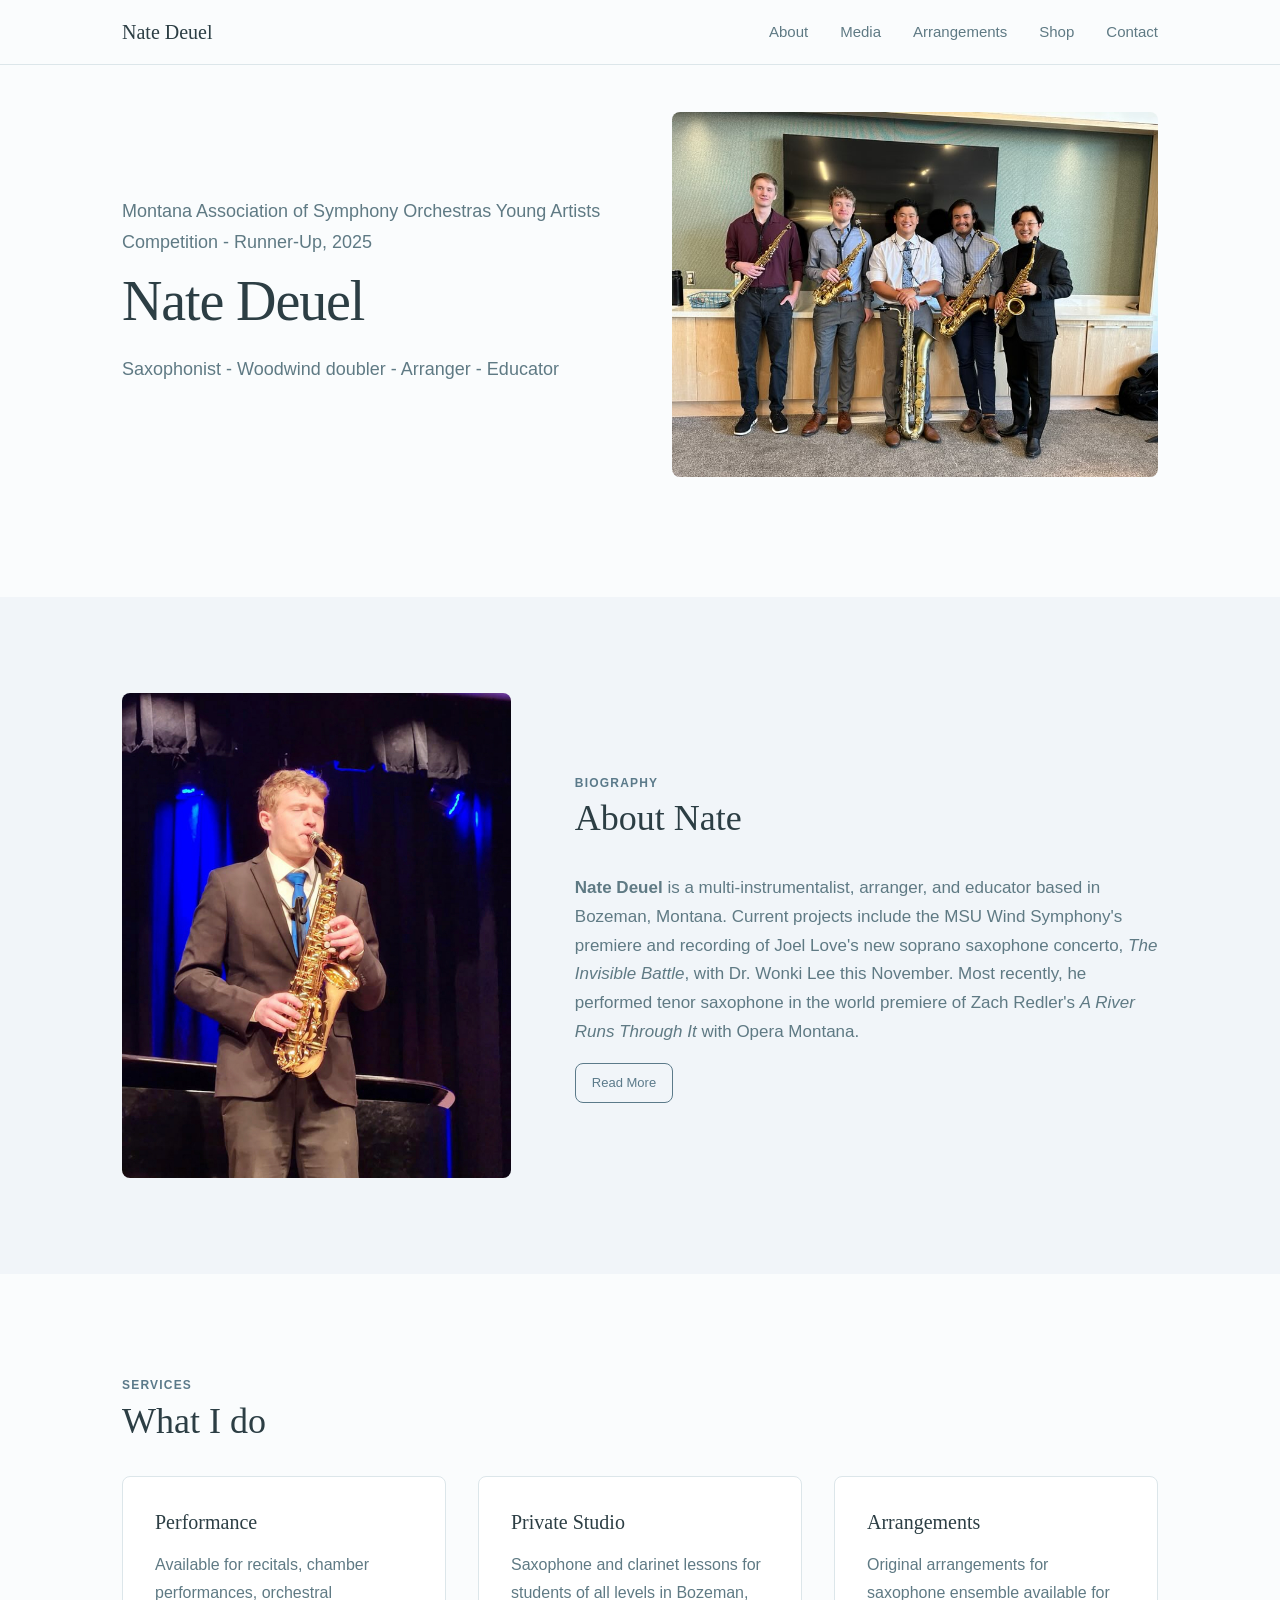
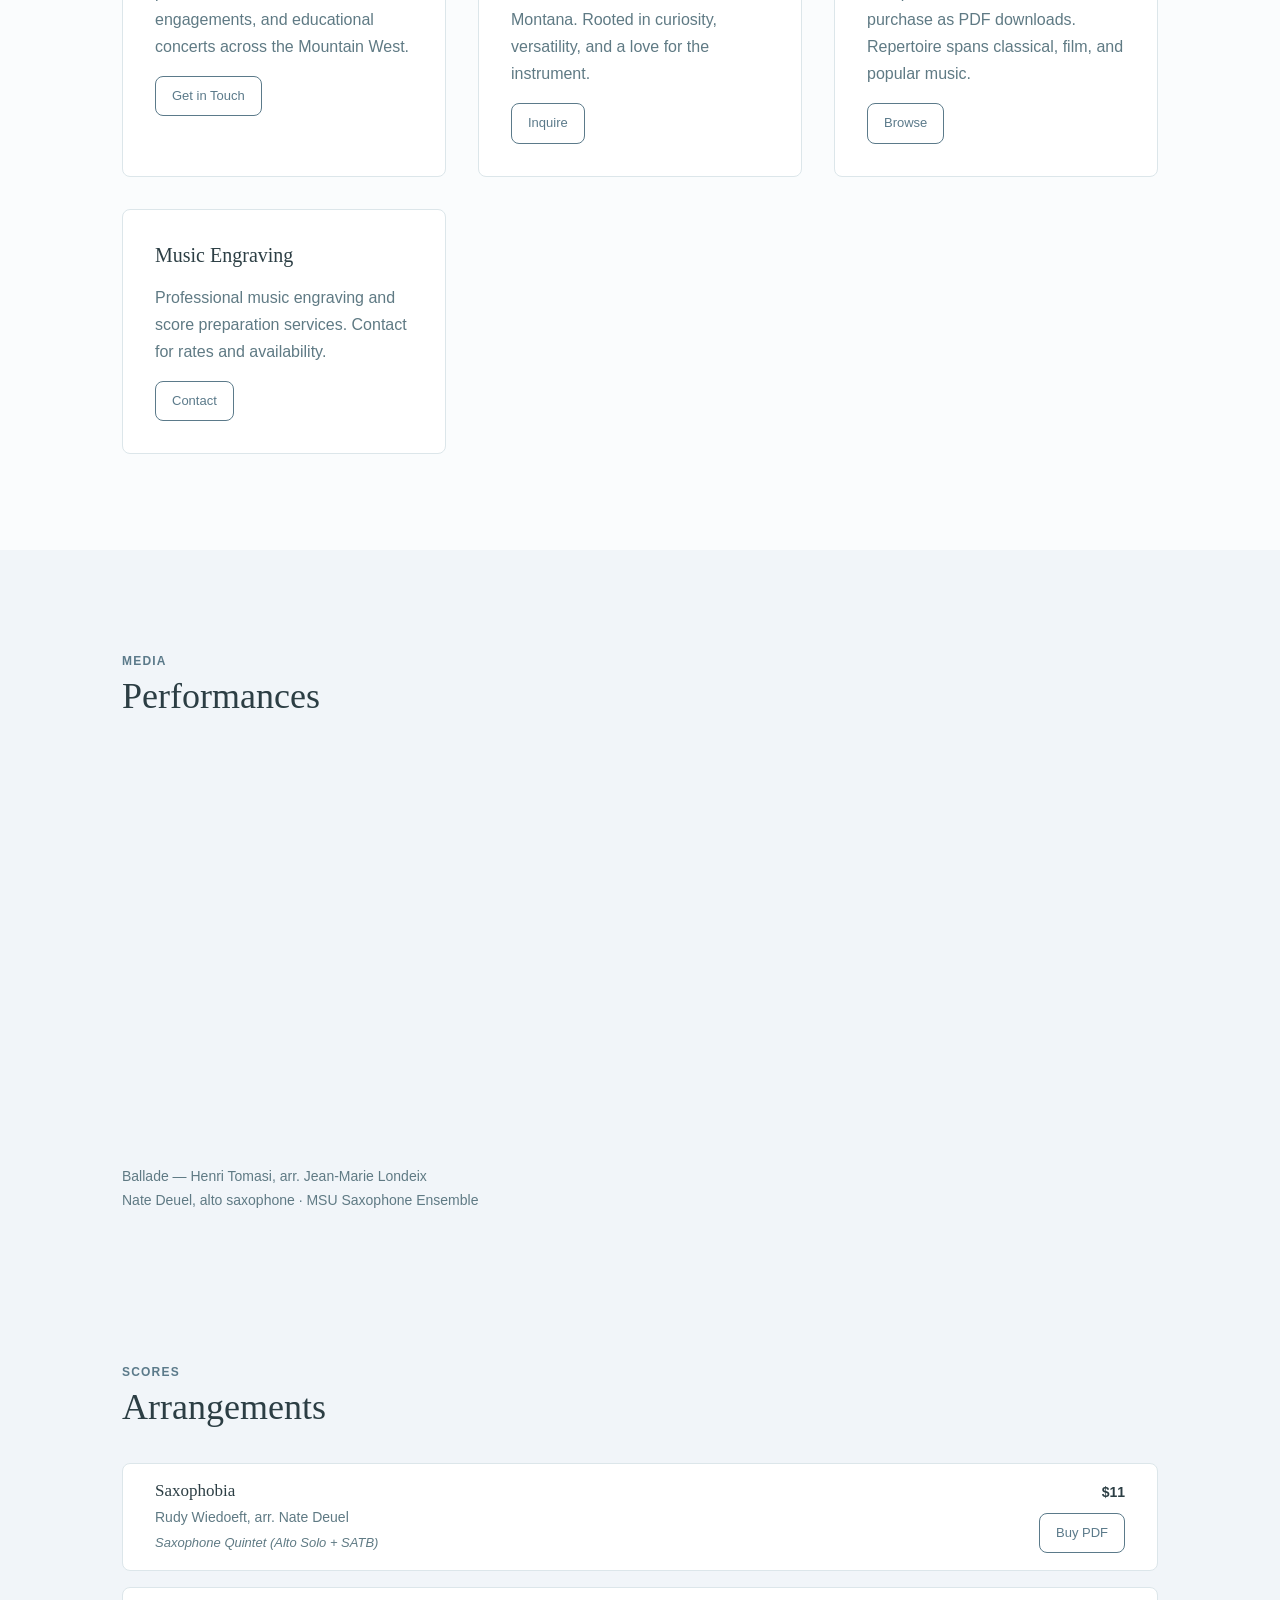
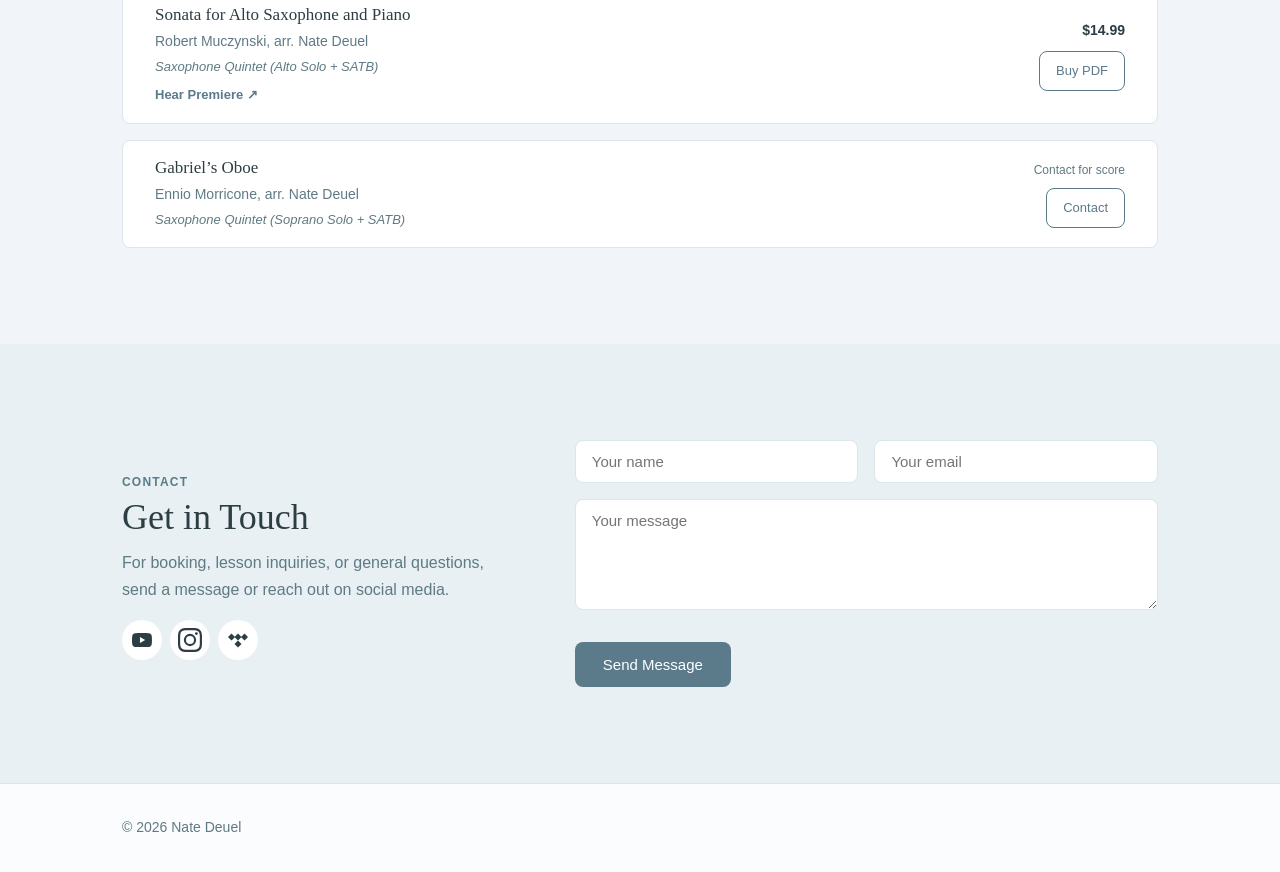
<file: index.html>
<!DOCTYPE html>
<html lang="en">
<head>
    <meta charset="UTF-8">
    <meta name="viewport" content="width=device-width, initial-scale=1.0">
    <meta name="description" content="Nate Deuel — saxophonist, woodwind doubler, arranger, and educator based in Bozeman, Montana. Performance, private lessons, and saxophone arrangements.">
    <link rel="icon" type="image/png" href="/favicon-96x96.png" sizes="96x96" />
    <link rel="icon" type="image/svg+xml" href="/favicon.svg" />
    <link rel="shortcut icon" href="/favicon.ico" />
    <link rel="apple-touch-icon" sizes="180x180" href="/apple-touch-icon.png" />
    <meta name="apple-mobile-web-app-title" content="Nate Deuel" />
    <link rel="manifest" href="/site.webmanifest" />
    <title>Nate Deuel - Saxophonist</title>
    <link rel="stylesheet" href="tooplate-musician-style.css">
    <script src="https://challenges.cloudflare.com/turnstile/v0/api.js" async defer></script>
</head>
<body>
    <!-- Header -->
    <header class="header">
        <div class="container header-inner">
            <a href="#" class="logo">Nate Deuel</a>
            <button class="nav-toggle" aria-label="Toggle navigation" aria-expanded="false">
                <span></span>
                <span></span>
                <span></span>
            </button>
            <nav class="nav" id="nav">
                <ul class="nav-list">
                    <li><a href="#about" class="nav-link">About</a></li>
                    <li><a href="#media" class="nav-link">Media</a></li>
                    <li><a href="#arrangements" class="nav-link">Arrangements</a></li>
                    <li><a href="https://shop.natedeuel.com" class="nav-link" target="_blank">Shop</a></li>
                    <li><a href="#contact" class="nav-link">Contact</a></li>
                </ul>
            </nav>
        </div>
    </header>

    <!-- Hero Section -->
    <section class="hero" id="hero">
        <div class="container">
            <div class="hero-grid">
                <div class="hero-content">
                    <p class="hero-tagline">Montana Association of Symphony Orchestras Young Artists Competition - Runner-Up, 2025</p>
                    <h1>Nate Deuel</h1>
                    <p class="hero-description">Saxophonist - Woodwind doubler - Arranger - Educator</p>
                </div>
                <img src="images/quartet-hero.jpg" alt="MSU Sax Quartet at Bozeman Public Library" style="width:100%; max-width:500px; border-radius:8px; margin-bottom:1.5rem;">
                </div>
            </div>
        </div>
    </section>

    <!-- About Section -->
    <section class="about" id="about">
        <div class="container">
            <div class="about-grid">
                <div class="about-image">
                    <img src="images/nate-about.jpeg" alt="Nate Deuel at MASO Young Artists Competition, 2025">
                </div>
                <div class="about-text">
                    <span class="section-label">Biography</span>
                    <h2>About Nate</h2>
                    <p><strong>Nate Deuel</strong> is a multi-instrumentalist, arranger, and educator based in Bozeman, Montana. Current projects include the MSU Wind Symphony's premiere and recording of Joel Love's new soprano saxophone concerto, <em>The Invisible Battle</em>, with Dr. Wonki Lee this November. Most recently, he performed tenor saxophone in the world premiere of Zach Redler's <em>A River Runs Through It</em> with Opera Montana.</p>
                    <a href="about.html" class="btn btn-small">Read More</a>
                </div>
            </div>
        </div>
    </section>

<!-- Services Section -->
<section class="services" id="services">
    <div class="container">
        <span class="section-label">Services</span>
        <h2>What I do</h2>
        <div class="services-grid">
            <article class="service-card">
                <h3>Performance</h3>
                <p>Available for recitals, chamber performances, orchestral engagements, and educational concerts across the Mountain West.</p>
                <a href="#contact" class="btn btn-small">Get in Touch</a>
            </article>
            <article class="service-card">
                <h3>Private Studio</h3>
                <p>Saxophone and clarinet lessons for students of all levels in Bozeman, Montana.  Rooted in curiosity, versatility, and a love for the instrument.</p>
                <a href="#contact" class="btn btn-small">Inquire</a>
            </article>
            <article class="service-card">
                <h3>Arrangements</h3>
                <p>Original arrangements for saxophone ensemble available for purchase as PDF downloads.  Repertoire spans classical, film, and popular music.</p>
                <a href="#arrangements" class="btn btn-small">Browse</a>
            </article>
            <article class="service-card">
                <h3>Music Engraving</h3>
                <p>Professional music engraving and score preparation services.  Contact for rates and availability.</p>
                <a href="#contact" class="btn btn-small">Contact</a>
            </article>
        </div>
    </div>
</section>

<!-- Media Section -->
<section class="about" id="media">
    <div class="container">
        <span class="section-label">Media</span>
        <h2>Performances</h2>
        <div class="media-grid">
            <div class="media-item">
                <div class="media-embed">
                    <iframe src="https://www.youtube.com/embed/K1POjyl9vaQ?start=198" title="Tomasi: Ballade — Nate Deuel, alto saxophone" frameborder="0" allow="accelerometer; autoplay; clipboard-write; encrypted-media; gyroscope; picture-in-picture" allowfullscreen></iframe>
                </div>
                <p class="media-caption">Ballade — Henri Tomasi, arr. Jean-Marie Londeix<br>Nate Deuel, alto saxophone · MSU Saxophone Ensemble</p>
            </div>
        </div>
    </div>
</section>

<!-- Arrangements Section -->
<section class="about" id="arrangements">
    <div class="container">
        <span class="section-label">Scores</span>
        <h2>Arrangements</h2>
        <div class="arrangements-grid">

            <article class="arrangement-card">
                <div class="arrangement-info">
                    <h3>Saxophobia</h3>
                    <p class="arrangement-credit">Rudy Wiedoeft, arr. Nate Deuel</p>
                    <p class="arrangement-instrumentation">Saxophone Quintet (Alto Solo + SATB)</p>
                </div>
                <div class="arrangement-action">
                    <span class="arrangement-price">$11</span>
                    <a href="https://shop.natedeuel.com/b/CJU1v" class="btn btn-small btn-purchase" target="_blank">Buy PDF</a>
                </div>
            </article>

            <article class="arrangement-card">
                <div class="arrangement-info">
                    <h3>Sonata for Alto Saxophone and Piano</h3>
                    <p class="arrangement-credit">Robert Muczynski, arr. Nate Deuel</p>
                    <p class="arrangement-instrumentation">Saxophone Quintet (Alto Solo + SATB)</p>
                    <a href="https://www.youtube.com/watch?v=LBjCgF-CqpI" class="arrangement-performance-link" target="_blank">Hear Premiere ↗</a>
                </div>
                <div class="arrangement-action">
                    <span class="arrangement-price">$14.99</span>
                     <a href="https://www.sheetmusicplus.com/en/product/sonata-for-alto-saxophone-op-29-23718681.html" class="btn btn-small btn-purchase" target="_blank">Buy PDF</a>
                </div>
            </article>

            <article class="arrangement-card">
                <div class="arrangement-info">
                    <h3>Gabriel’s Oboe</h3>
                    <p class="arrangement-credit">Ennio Morricone, arr. Nate Deuel</p>
                    <p class="arrangement-instrumentation">Saxophone Quintet (Soprano Solo + SATB)</p>
                </div>
                <div class="arrangement-action">
                    <span class="arrangement-contact-note">Contact for score</span>
                    <a href="#contact" class="btn btn-small">Contact</a>
                </div>
            </article>

        </div>
    </div>
</section>

    <!-- Contact Section -->
    <section class="contact" id="contact">
        <div class="container">
            <div class="contact-grid">
                <div class="contact-info">
                    <span class="section-label">Contact</span>
                    <h2>Get in Touch</h2>
                    <p>For booking, lesson inquiries, or general questions, send a message or reach out on social media.</p>
                    <div class="social-links">
                        <a href="https://www.youtube.com/@masternate42" class="social-link" aria-label="YouTube">
                            <svg width="20" height="20" viewBox="0 0 24 24" fill="currentColor">
                                <path d="M23.498 6.186a3.016 3.016 0 0 0-2.122-2.136C19.505 3.545 12 3.545 12 3.545s-7.505 0-9.377.505A3.017 3.017 0 0 0 .502 6.186C0 8.07 0 12 0 12s0 3.93.502 5.814a3.016 3.016 0 0 0 2.122 2.136c1.871.505 9.376.505 9.376.505s7.505 0 9.377-.505a3.015 3.015 0 0 0 2.122-2.136C24 15.93 24 12 24 12s0-3.93-.502-5.814zM9.545 15.568V8.432L15.818 12l-6.273 3.568z"/>
                            </svg>
                        </a>
                        <a href="https://www.instagram.com/nate_deuel/?hl=en" class="social-link" aria-label="Instagram">
                            <svg width="24" height="24" viewBox="0 0 24 24" fill="currentColor">
                                <path d="M12 2.163c3.204 0 3.584.012 4.85.07 3.252.148 4.771 1.691 4.919 4.919.058 1.265.069 1.645.069 4.849 0 3.205-.012 3.584-.069 4.849-.149 3.225-1.664 4.771-4.919 4.919-1.266.058-1.644.07-4.85.07-3.204 0-3.584-.012-4.849-.07-3.26-.149-4.771-1.699-4.919-4.92-.058-1.265-.07-1.644-.07-4.849 0-3.204.013-3.583.07-4.849.149-3.227 1.664-4.771 4.919-4.919 1.266-.057 1.645-.069 4.849-.069zM12 0C8.741 0 8.333.014 7.053.072 2.695.272.273 2.69.073 7.052.014 8.333 0 8.741 0 12c0 3.259.014 3.668.072 4.948.2 4.358 2.618 6.78 6.98 6.98C8.333 23.986 8.741 24 12 24c3.259 0 3.668-.014 4.948-.072 4.354-.2 6.782-2.618 6.979-6.98.059-1.28.073-1.689.073-4.948 0-3.259-.014-3.667-.072-4.947-.196-4.354-2.617-6.78-6.979-6.98C15.668.014 15.259 0 12 0zm0 5.838a6.162 6.162 0 1 0 0 12.324 6.162 6.162 0 0 0 0-12.324zM12 16a4 4 0 1 1 0-8 4 4 0 0 1 0 8zm6.406-11.845a1.44 1.44 0 1 0 0 2.881 1.44 1.44 0 0 0 0-2.881z"/>
                            </svg>
                        </a>
                        <a href="https://tidal.com/artist/57279619" class="social-link" aria-label="Tidal">
                            <svg width="20" height="20" viewBox="0 0 20 20" fill="currentColor">
                                 <path d="M 3.5 3.5 L 7 7 L 3.5 10.5 L 0 7 Z M 10 3.5 L 13.5 7 L 10 10.5 L 6.5 7 Z M 16.5 3.5 L 20 7 L 16.5 10.5 L 13 7 Z M 10 10.5 L 13.5 14 L 10 17.5 L 6.5 14 Z"/>
                            </svg>
                        </a>
                    </div>
                </div>
                <form class="contact-form" action="https://formspree.io/f/mnjglklr" method="POST">
                    <div class="form-row">
                        <input type="text" class="form-input" name="name" placeholder="Your name" required>
                        <input type="email" class="form-input" name="email" placeholder="Your email" required>
                    </div>
                    <textarea class="form-input form-textarea" name="message" placeholder="Your message" rows="5" required></textarea>
                    <div class="cf-turnstile" data-sitekey="0x4AAAAAACt6V5ddJWGND45W"></div>
                    <button type="submit" class="btn btn-primary">Send Message</button>
                </form>
            </div>
        </div>
    </section>

    <!-- Footer -->
    <footer class="footer">
        <div class="container footer-content">
            <p class="footer-copyright">© 2026 Nate Deuel</p>
        </div>
    </footer>

    <!-- JavaScript for navigation and audio player -->
    <script src="tooplate-musician-script.js"></script>
</body>
</html>
</file>
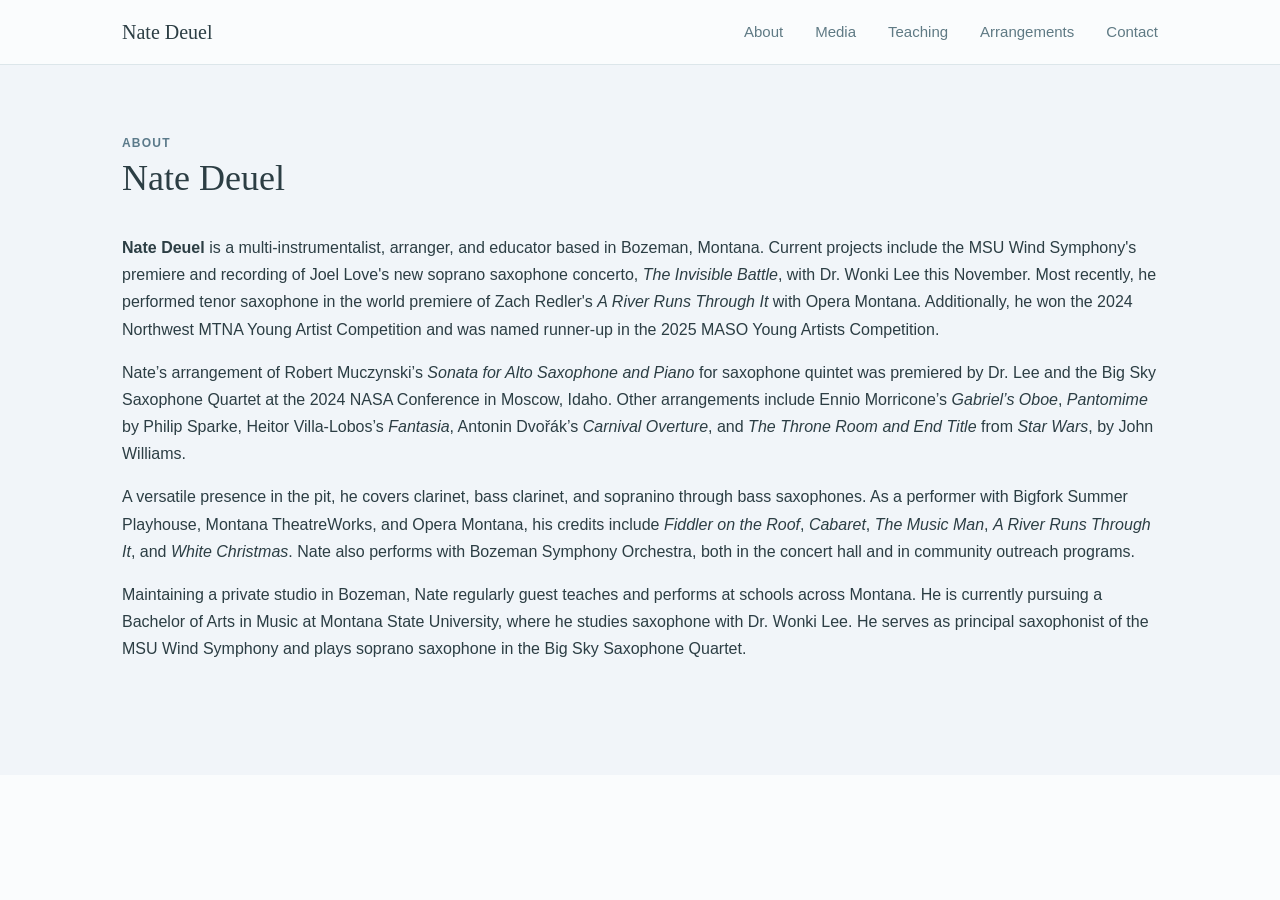
<file: about.html>
<!DOCTYPE html>
<html lang="en">
<head>
    <meta charset="UTF-8">
    <meta name="viewport" content="width=device-width, initial-scale=1.0">
    <link rel="icon" type="image/png" href="/favicon-96x96.png" sizes="96x96" />
    <link rel="icon" type="image/svg+xml" href="/favicon.svg" />
    <link rel="shortcut icon" href="/favicon.ico" />
    <link rel="apple-touch-icon" sizes="180x180" href="/apple-touch-icon.png" />
    <meta name="apple-mobile-web-app-title" content="Nate Deuel" />
    <link rel="manifest" href="/site.webmanifest" />
    <title>About – Nate Deuel</title>
    <link rel="stylesheet" href="tooplate-musician-style.css">
</head>
<body>
    <!-- Header -->
    <header class="header">
        <div class="container header-inner">
            <a href="index.html" class="logo">Nate Deuel</a>
            <nav class="nav" id="nav">
                <ul class="nav-list">
                    <li><a href="index.html#about" class="nav-link">About</a></li>
                    <li><a href="index.html#media" class="nav-link">Media</a></li>
                    <li><a href="index.html#teaching" class="nav-link">Teaching</a></li>
                    <li><a href="index.html#arrangements" class="nav-link">Arrangements</a></li>
                    <li><a href="index.html#contact" class="nav-link">Contact</a></li>
                </ul>
            </nav>
        </div>
    </header>

    <!-- About Section -->
    <section class="about" id="about" style="padding-top: 8rem;">
        <div class="container">
            <span class="section-label">About</span>
            <h2>Nate Deuel</h2>
            <div class="about-body">
                <p><strong>Nate Deuel</strong> is a multi-instrumentalist, arranger, and educator based in Bozeman, Montana. Current projects include the MSU Wind Symphony's premiere and recording of Joel Love's new soprano saxophone concerto, <em>The Invisible Battle</em>, with Dr. Wonki Lee this November. Most recently, he performed tenor saxophone in the world premiere of Zach Redler's <em>A River Runs Through It</em> with Opera Montana. Additionally, he won the 2024 Northwest MTNA Young Artist Competition and was named runner-up in the 2025 MASO Young Artists Competition.</p>
                <p>Nate’s arrangement of Robert Muczynski’s <em>Sonata for Alto Saxophone and Piano</em> for saxophone quintet was premiered by Dr. Lee and the Big Sky Saxophone Quartet at the 2024 NASA Conference in Moscow, Idaho.  Other arrangements include Ennio Morricone’s <em>Gabriel’s Oboe</em>, <em>Pantomime</em> by Philip Sparke, Heitor Villa-Lobos’s <em>Fantasia</em>, Antonin Dvořák’s <em>Carnival Overture</em>, and <em>The Throne Room and End Title</em> from <em>Star Wars</em>, by John Williams.</p>
                <p>A versatile presence in the pit, he covers clarinet, bass clarinet, and sopranino through bass saxophones. As a performer with Bigfork Summer Playhouse, Montana TheatreWorks, and Opera Montana, his credits include <em>Fiddler on the Roof</em>, <em>Cabaret</em>, <em>The Music Man</em>, <em>A River Runs Through It</em>, and <em>White Christmas</em>. Nate also performs with Bozeman Symphony Orchestra, both in the concert hall and in community outreach programs.</p>
                <p>Maintaining a private studio in Bozeman, Nate regularly guest teaches and performs at schools across Montana. He is currently pursuing a Bachelor of Arts in Music at Montana State University, where he studies saxophone with Dr. Wonki Lee. He serves as principal saxophonist of the MSU Wind Symphony and plays soprano saxophone in the Big Sky Saxophone Quartet.</p>
            </div>
        </div>
    </section>

</body>
</html>
</file>
<file: tooplate-musician-style.css>
@charset "utf-8";
/* CSS Document 

Tooplate 2155 Modern Musician

https://www.tooplate.com/view/2155-modern-musician

*/
:root {
	/* Colors */
	--color-primary: #5b7a8a;
	--color-primary-light: #e8f0f3;
	--color-primary-dark: #3d5561;
	--color-text: #2c3e44;
	--color-text-light: #5f7a84;
	--color-bg: #fafcfd;
	--color-bg-alt: #f1f5f9;
	--color-white: #ffffff;
	--color-border: #dce6ea;

	/* Typography */
	--font-main: -apple-system, BlinkMacSystemFont, "Segoe UI", Roboto, "Helvetica Neue", Arial, sans-serif;
	--font-heading: "Georgia", "Times New Roman", serif;

	/* Spacing */
	--space-xs: 0.5rem;
	--space-sm: 1rem;
	--space-md: 2rem;
	--space-lg: 4rem;
	--space-xl: 6rem;

	/* Layout */
	--max-width: 1100px;
	--border-radius: 8px;
}

/* ===========================================
           Reset & Base Styles
           =========================================== */
*,
*::before,
*::after {
	box-sizing: border-box;
	margin: 0;
	padding: 0;
}

html {
	scroll-behavior: smooth;
}

body {
	font-family: var(--font-main);
	font-size: 1rem;
	line-height: 1.7;
	color: var(--color-text);
	background-color: var(--color-bg);
}

img {
	max-width: 100%;
	height: auto;
	display: block;
}

a {
	color: var(--color-primary);
	text-decoration: none;
	transition: color 0.2s ease;
}

a:hover {
	color: var(--color-primary-dark);
}

/* ===========================================
           Typography
           =========================================== */
h1,
h2,
h3,
h4 {
	font-family: var(--font-heading);
	font-weight: 400;
	line-height: 1.3;
	color: var(--color-text);
}

h1 {
	font-size: clamp(2.5rem, 5vw, 3.5rem);
	letter-spacing: -0.02em;
}

h2 {
	font-size: clamp(1.75rem, 3vw, 2.25rem);
	margin-bottom: var(--space-md);
}

h3 {
	font-size: 1.25rem;
	margin-bottom: var(--space-sm);
}

p {
	margin-bottom: var(--space-sm);
}

/* ===========================================
           Layout Components
           =========================================== */
.container {
	width: 100%;
	max-width: var(--max-width);
	margin: 0 auto;
	padding: 0 var(--space-md);
}

section {
	padding: var(--space-xl) 0;
}

.section-label {
	font-family: var(--font-main);
	font-size: 0.75rem;
	font-weight: 600;
	letter-spacing: 0.1em;
	text-transform: uppercase;
	color: var(--color-primary);
	margin-bottom: var(--space-xs);
}

/* ===========================================
           Buttons
           =========================================== */
.btn {
	display: inline-block;
	padding: 0.875rem 1.75rem;
	font-family: var(--font-main);
	font-size: 0.9375rem;
	font-weight: 500;
	text-align: center;
	border: none;
	border-radius: var(--border-radius);
	cursor: pointer;
	transition: all 0.2s ease;
}

.btn-primary {
	background-color: var(--color-primary);
	color: var(--color-white);
}

.btn-primary:hover {
	background-color: var(--color-primary-dark);
	color: var(--color-white);
}

/* ===========================================
           Header & Navigation
           =========================================== */
.header {
	position: fixed;
	top: 0;
	left: 0;
	right: 0;
	background-color: rgba(250, 252, 253, 0.95);
	backdrop-filter: blur(8px);
	z-index: 100;
	border-bottom: 1px solid var(--color-border);
}

.header-inner {
	display: flex;
	align-items: center;
	justify-content: space-between;
	height: 4rem;
}

.logo {
	font-family: var(--font-heading);
	font-size: 1.25rem;
	color: var(--color-text);
}

.nav-list {
	display: flex;
	gap: var(--space-md);
	list-style: none;
}

.nav-link {
	font-size: 0.9375rem;
	color: var(--color-text-light);
}

.nav-link:hover {
	color: var(--color-text);
}

.nav-toggle {
	display: none;
	background: none;
	border: none;
	cursor: pointer;
	padding: var(--space-xs);
}

.nav-toggle span {
	display: block;
	width: 24px;
	height: 2px;
	background-color: var(--color-text);
	margin: 5px 0;
	transition: 0.2s;
}

/* ===========================================
           Hero Section
           =========================================== */
.hero {
	display: flex;
	align-items: center;
	padding-top: 7rem;
	padding-bottom: var(--space-xl);
	background-color: var(--color-bg);
}

.hero-grid {
	display: grid;
	grid-template-columns: 1fr;
	gap: var(--space-lg);
	align-items: center;
}

@media (min-width: 768px) {
    .hero-grid {
        grid-template-columns: 1fr 1fr;
    }
}

.hero-content {
	max-width: 540px;
}

.hero-tagline {
	font-size: 1.125rem;
	color: var(--color-text-light);
	margin-bottom: var(--space-xs);
}

.hero h1 {
	margin-bottom: var(--space-sm);
}

.hero-description {
	font-size: 1.125rem;
	color: var(--color-text-light);
	margin-bottom: var(--space-md);
}

/* ===========================================
           About Section
           =========================================== */
.about {
	background-color: var(--color-bg-alt);
}


.about-grid {
	display: grid;
	grid-template-columns: 1fr;
	gap: var(--space-lg);
	align-items: center;
}

.about-image {
	aspect-ratio: 4 / 5;
	background-color: var(--color-border);
	border-radius: var(--border-radius);
	overflow: hidden;
	max-width: 280px;
}

.about-image img {
	width: 100%;
	height: 100%;
	object-fit: cover;
}

@media (min-width: 768px) {
	.about-image {
		max-width: none;
	}
}

.about-text p {
	color: var(--color-text-light);
	font-size: 1.0625rem;
}

.about-text p:last-child {
	margin-bottom: 0;
}

.about-text p.about-note {
	font-size: 0.875rem;
	color: var(--color-text-light);
	margin-top: var(--space-md);
	padding: var(--space-sm);
	background-color: var(--color-bg);
	border: 1px solid var(--color-border);
	border-radius: var(--border-radius);
	width: 94%;
}

/* ===========================================
           Services Section
           =========================================== */
.services-grid {
	display: grid;
	grid-template-columns: 1fr;
	gap: var(--space-md);
}

.service-card {
	padding: var(--space-md);
	background-color: var(--color-white);
	border: 1px solid var(--color-border);
	border-radius: var(--border-radius);
	transition: border-color 0.2s ease;
}

.service-card:hover {
	border-color: var(--color-primary);
}

.service-icon {
	width: 64px;
	height: 64px;
	display: flex;
	align-items: center;
	justify-content: center;
	background-color: var(--color-primary-light);
	border-radius: var(--border-radius);
	margin-bottom: var(--space-sm);
	color: var(--color-primary);
}

.service-icon svg {
	width: 32px;
	height: 32px;
}

.service-card p {
	color: var(--color-text-light);
	margin-bottom: var(--space-sm);
}

.btn-small {
	display: inline-block;
	padding: 0.5rem 1rem;
	font-size: 0.8125rem;
	font-weight: 500;
	color: var(--color-primary);
	background-color: transparent;
	border: 1px solid var(--color-primary);
	border-radius: var(--border-radius);
	transition: all 0.2s ease;
}

.btn-small:hover {
	background-color: var(--color-primary);
	color: var(--color-white);
}

/* ===========================================
           Contact Section
           =========================================== */
.contact {
	background-color: var(--color-primary-light);
	padding: var(--space-xl) 0;
}

.contact-grid {
	display: grid;
	grid-template-columns: 1fr;
	gap: var(--space-md);
	align-items: center;
}

.contact-info h2 {
	margin-bottom: var(--space-xs);
}

.contact-info p {
	color: var(--color-text-light);
	margin-bottom: var(--space-sm);
}

.contact-form {
	display: flex;
	flex-direction: column;
	gap: var(--space-sm);
}

.form-row {
	display: grid;
	grid-template-columns: 1fr;
	gap: var(--space-sm);
}

.form-input {
	padding: 0.75rem 1rem;
	font-family: var(--font-main);
	font-size: 0.9375rem;
	border: 1px solid var(--color-border);
	border-radius: var(--border-radius);
	background-color: var(--color-white);
	transition: border-color 0.2s ease;
}

.form-input:focus {
	outline: none;
	border-color: var(--color-primary);
}

.form-textarea {
	resize: vertical;
	min-height: 80px;
}

.contact-form .btn {
	align-self: flex-start;
}

.social-links {
	display: flex;
	gap: var(--space-xs);
}

.social-link {
	width: 40px;
	height: 40px;
	display: flex;
	align-items: center;
	justify-content: center;
	background-color: var(--color-white);
	border-radius: 50%;
	color: var(--color-text);
	transition: background-color 0.2s ease, color 0.2s ease;
}

.social-link:hover {
	background-color: var(--color-primary);
	color: var(--color-white);
}

@media (min-width: 640px) {
	.form-row {
		grid-template-columns: 1fr 1fr;
	}
}

@media (min-width: 768px) {
	.contact-grid {
		grid-template-columns: 1fr 1.5fr;
		gap: var(--space-lg);
	}
}

/* ===========================================
           Footer
           =========================================== */
.footer {
	padding: var(--space-md) 0;
	background-color: var(--color-bg);
	border-top: 1px solid var(--color-border);
}

.footer-content {
	display: flex;
	align-items: center;
	justify-content: space-between;
	flex-wrap: wrap;
	gap: var(--space-sm);
}

.footer-copyright {
	font-size: 0.875rem;
	color: var(--color-text-light);
	margin: 0;
}

/* ===========================================
           Responsive Design
           =========================================== */
@media (min-width: 640px) {
	.services-grid {
		grid-template-columns: repeat(2, 1fr);
	}

	.work-grid {
		grid-template-columns: repeat(2, 1fr);
	}
}

@media (min-width: 768px) {
	.about-grid {
		grid-template-columns: 1fr 1.5fr;
	}

	.services-grid {
		grid-template-columns: repeat(3, 1fr);
	}

	.work-grid {
		grid-template-columns: repeat(3, 1fr);
	}
	.testimonials-grid {
		grid-template-columns: repeat(2, 1fr);
	}
}

@media (max-width: 767px) {
	.nav {
		position: fixed;
		top: 4rem;
		left: 0;
		right: 0;
		background-color: var(--color-bg);
		border-bottom: 1px solid var(--color-border);
		padding: var(--space-md);
		transform: translateY(-100%);
		opacity: 0;
		visibility: hidden;
		transition: all 0.3s ease;
		overflow-y: auto;
		max-height: calc(100vh - 4rem);
		max-height: calc(100dvh - 4rem);
	}

	.nav.active {
		transform: translateY(0);
		opacity: 1;
		visibility: visible;
	}

	.nav-list {
		flex-direction: column;
		gap: var(--space-sm);
	}

	.nav-toggle {
		display: block;
	}
}

/* ===========================================
           Arrangements Section
           =========================================== */
.arrangements-grid {
    display: flex;
    flex-direction: column;
    gap: var(--space-sm);
}

.arrangement-card {
    display: flex;
    align-items: center;
    justify-content: space-between;
    padding: var(--space-sm) var(--space-md);
    background-color: var(--color-white);
    border: 1px solid var(--color-border);
    border-radius: var(--border-radius);
    gap: var(--space-md);
}

.arrangement-info {
    flex: 1;
}

.arrangement-info h3 {
    margin-bottom: 0.25rem;
    font-size: 1.0625rem;
}

.arrangement-credit {
    font-size: 0.875rem;
    color: var(--color-text-light);
    margin-bottom: 0.125rem;
}

.arrangement-instrumentation {
    font-size: 0.8125rem;
    color: var(--color-text-light);
    font-style: italic;
    margin-bottom: 0;
}

.arrangement-performance-link {
    font-size: 0.8125rem;
    font-weight: 600;
    color: var(--color-primary);
    margin-top: 0.375rem;
    display: inline-block;
}

.arrangement-performance-link:hover {
    color: var(--color-primary-dark);
}

.arrangement-action {
    display: flex;
    flex-direction: column;
    align-items: flex-end;
    gap: 0.5rem;
    flex-shrink: 0;
}

.arrangement-price {
    font-size: 0.875rem;
    font-weight: 600;
    color: var(--color-text);
}

.arrangement-contact-note {
    font-size: 0.75rem;
    color: var(--color-text-light);
}

@media (max-width: 600px) {
    .arrangement-card {
        flex-direction: column;
        align-items: flex-start;
    }

    .arrangement-action {
        align-items: flex-start;
    }
}

/* ===========================================
           Media Section
           =========================================== */
.media-grid {
    display: flex;
    flex-direction: column;
    gap: var(--space-lg);
}

.media-item {
    max-width: 720px;
}

.media-embed {
    position: relative;
    padding-bottom: 56.25%;
    height: 0;
    overflow: hidden;
    border-radius: var(--border-radius);
}

.media-embed iframe {
    position: absolute;
    top: 0;
    left: 0;
    width: 100%;
    height: 100%;
}

.media-caption {
    margin-top: var(--space-xs);
    font-size: 0.875rem;
    color: var(--color-text-light);
}

#media {
    padding-bottom: var(--space-md);
}
</file>
